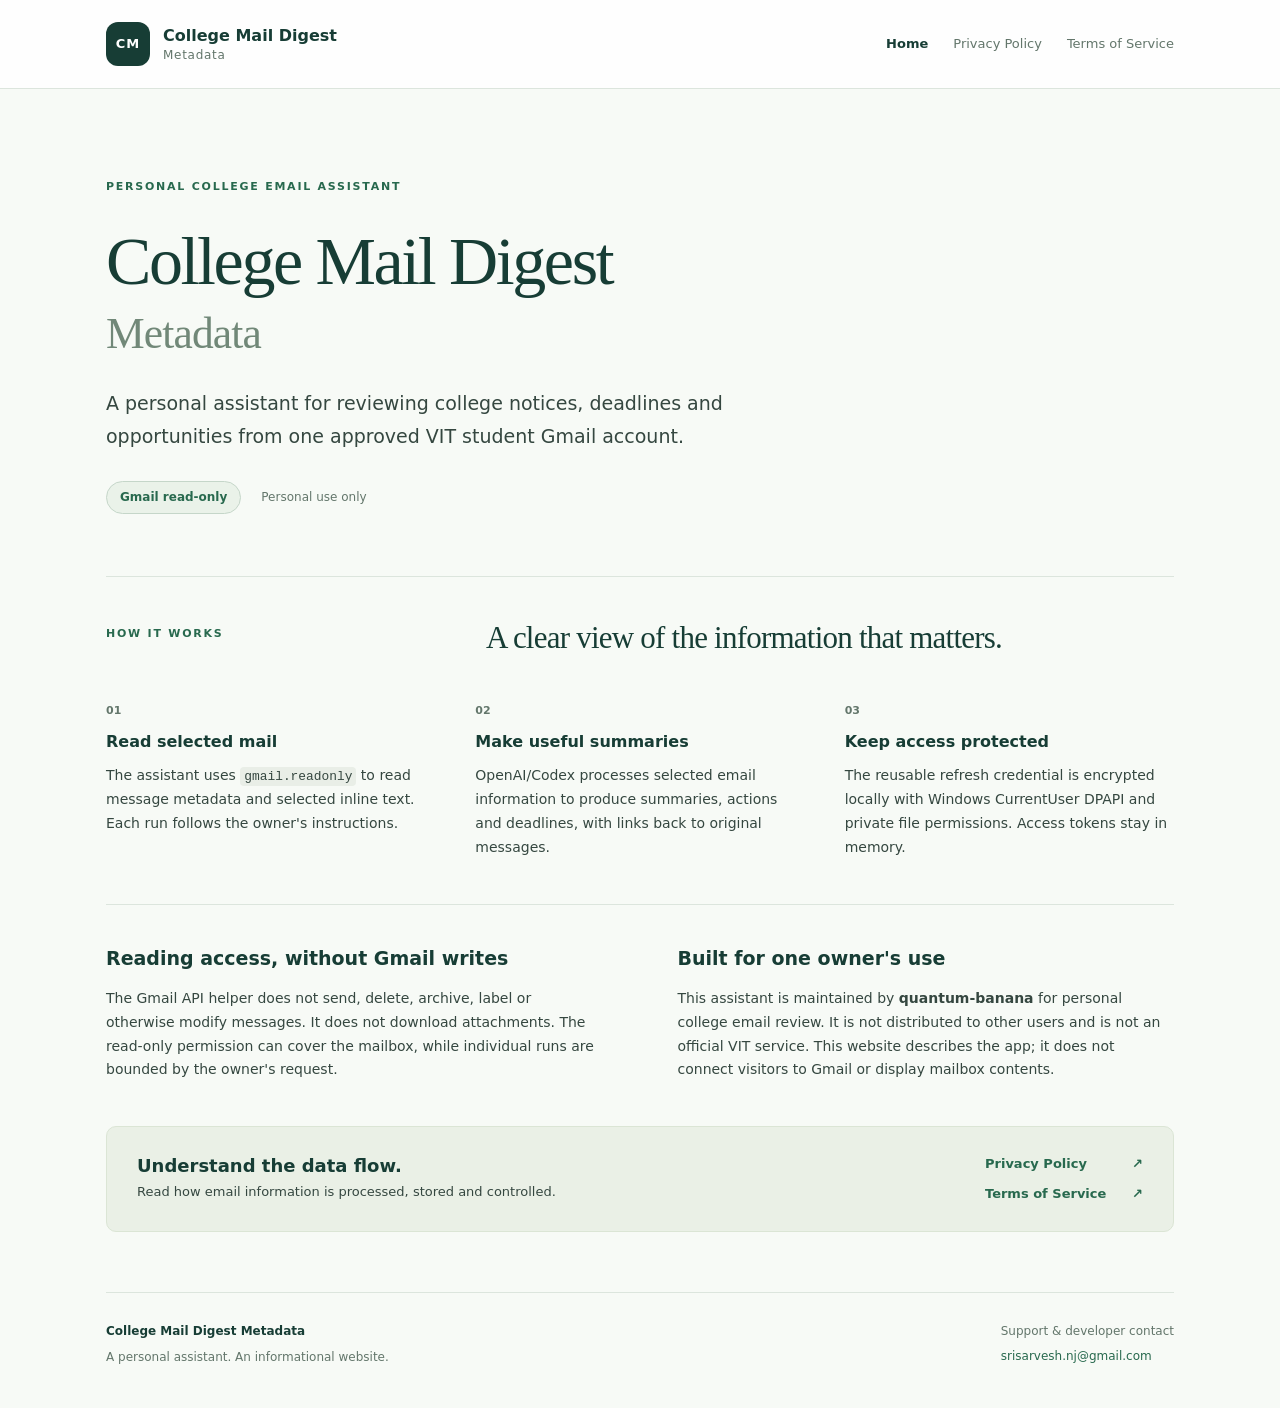
<file: index.html>
<!doctype html>
<html lang="en">
<head>
  <meta charset="utf-8">
  <meta name="viewport" content="width=device-width, initial-scale=1">
  <meta name="description" content="A personal, read-only college email assistant. Learn about Gmail access, local encrypted storage and OpenAI processing.">
  <title>College Mail Digest Metadata</title>
  <link rel="canonical" href="https://quantum-banana.github.io/college-mail-digest/">
  <link rel="stylesheet" href="styles.css">
  <meta name="theme-color" content="#173d35">
</head>
<body>
  <a class="skip-link" href="#main">Skip to content</a>
  <header class="site-header">
    <div class="header-inner">
      <a class="brand" href="./"><span class="brand-mark" aria-hidden="true">CM</span><span>College Mail Digest<span class="brand-subtitle">Metadata</span></span></a>
      <nav aria-label="Main navigation"><a href="./" aria-current="page">Home</a><a href="privacy.html">Privacy Policy</a><a href="terms.html">Terms of Service</a></nav>
    </div>
  </header>
  <main id="main">
    <section class="hero">
      <span class="eyebrow">PERSONAL COLLEGE EMAIL ASSISTANT</span>
      <h1>College Mail Digest<span class="title-secondary">Metadata</span></h1>
      <p class="lead">A personal assistant for reviewing college notices, deadlines and opportunities from one approved VIT student Gmail account.</p>
      <div class="hero-meta"><span class="scope-badge">Gmail read-only</span><span>Personal use only</span></div>
    </section>
    <section class="overview" aria-labelledby="overview-title">
      <div class="section-intro"><span class="eyebrow">HOW IT WORKS</span><h2 id="overview-title">A clear view of the information that matters.</h2></div>
      <div class="principles">
        <div><span class="number">01</span><h3>Read selected mail</h3><p>The assistant uses <code>gmail.readonly</code> to read message metadata and selected inline text. Each run follows the owner's instructions.</p></div>
        <div><span class="number">02</span><h3>Make useful summaries</h3><p>OpenAI/Codex processes selected email information to produce summaries, actions and deadlines, with links back to original messages.</p></div>
        <div><span class="number">03</span><h3>Keep access protected</h3><p>The reusable refresh credential is encrypted locally with Windows CurrentUser DPAPI and private file permissions. Access tokens stay in memory.</p></div>
      </div>
    </section>
    <section class="details-grid" aria-label="Access and purpose">
      <div><h2>Reading access, without Gmail writes</h2><p>The Gmail API helper does not send, delete, archive, label or otherwise modify messages. It does not download attachments. The read-only permission can cover the mailbox, while individual runs are bounded by the owner's request.</p></div>
      <div><h2>Built for one owner's use</h2><p>This assistant is maintained by <strong>quantum-banana</strong> for personal college email review. It is not distributed to other users and is not an official VIT service. This website describes the app; it does not connect visitors to Gmail or display mailbox contents.</p></div>
    </section>
    <section class="policy-panel" aria-labelledby="policy-title"><div><h2 id="policy-title">Understand the data flow.</h2><p>Read how email information is processed, stored and controlled.</p></div><div class="policy-links"><a href="privacy.html">Privacy Policy <span aria-hidden="true">↗</span></a><a href="terms.html">Terms of Service <span aria-hidden="true">↗</span></a></div></section>
</main>
  <footer class="site-footer">
    <div><strong>College Mail Digest Metadata</strong><p>A personal assistant. An informational website.</p></div>
    <div><span class="footer-label">Support &amp; developer contact</span><a href="mailto:srisarvesh.nj@gmail.com">srisarvesh.nj@gmail.com</a></div>
  </footer>
</body>
</html>
</file>
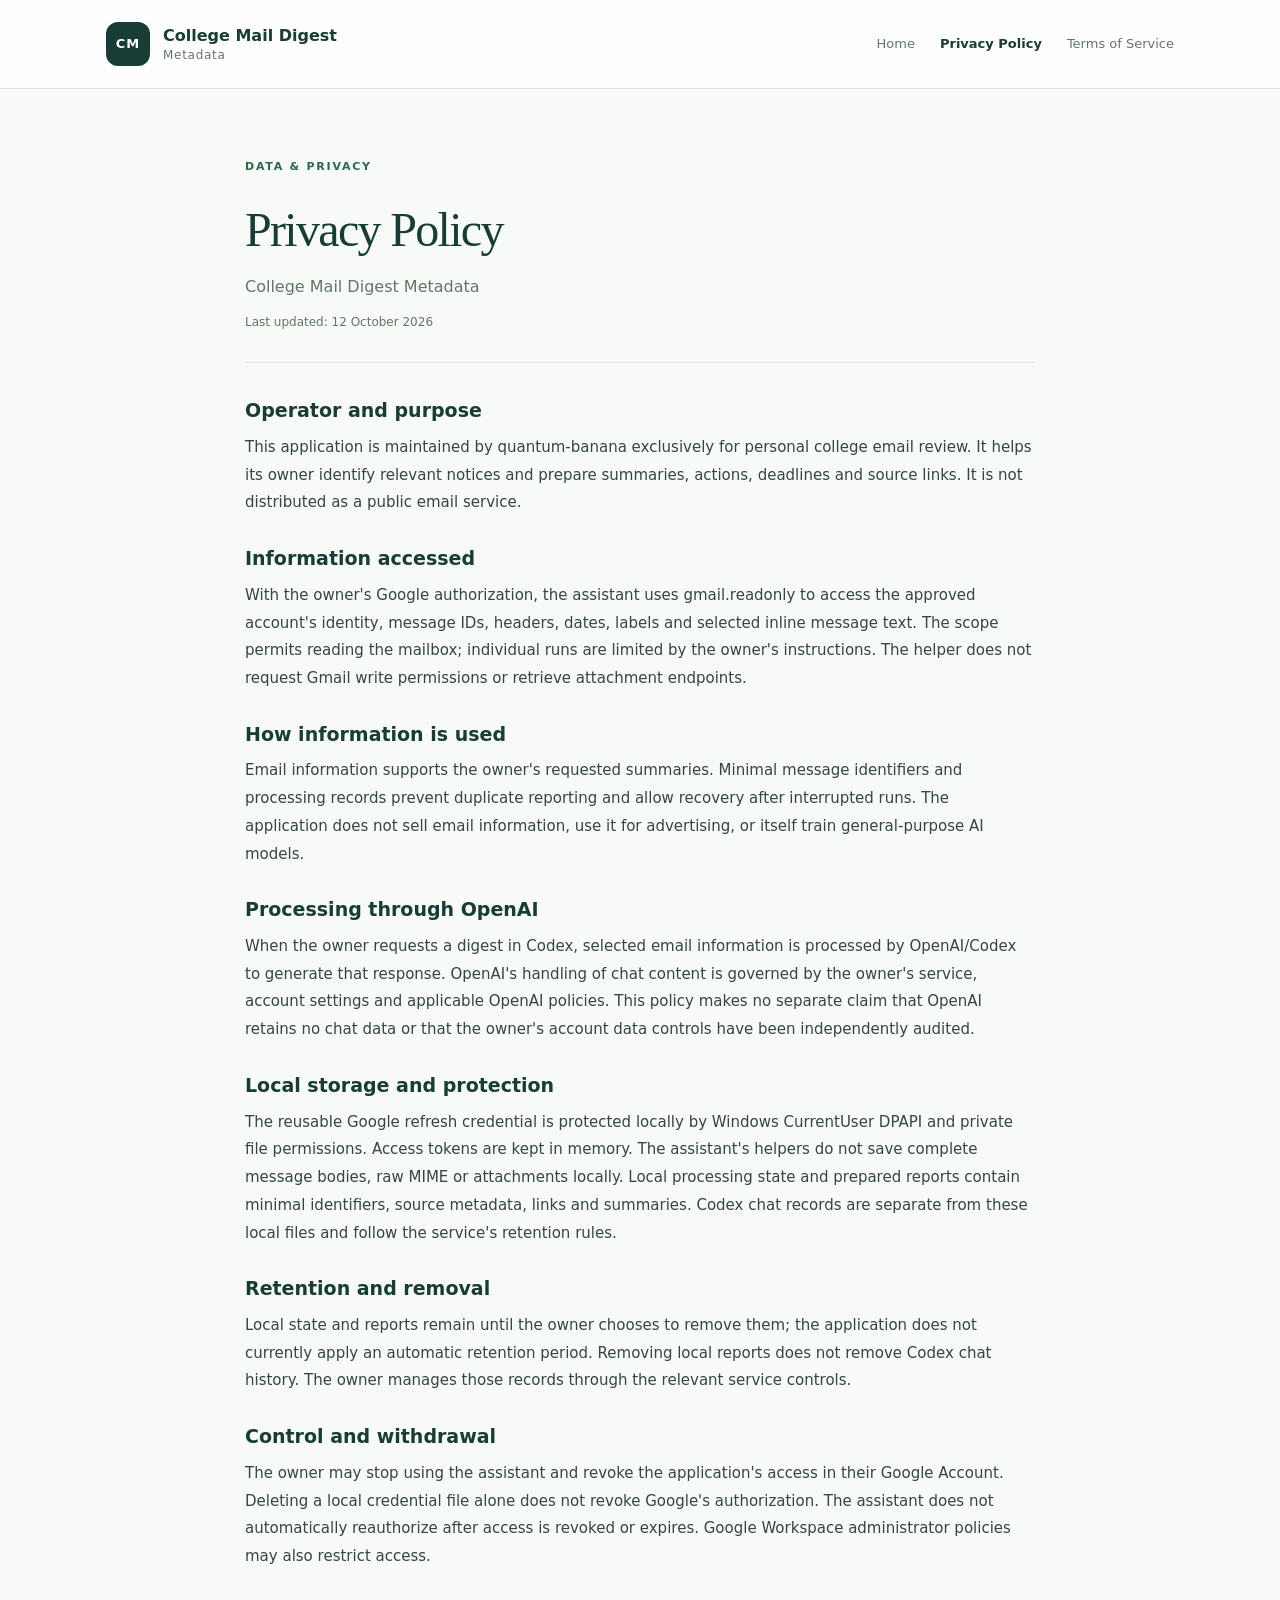
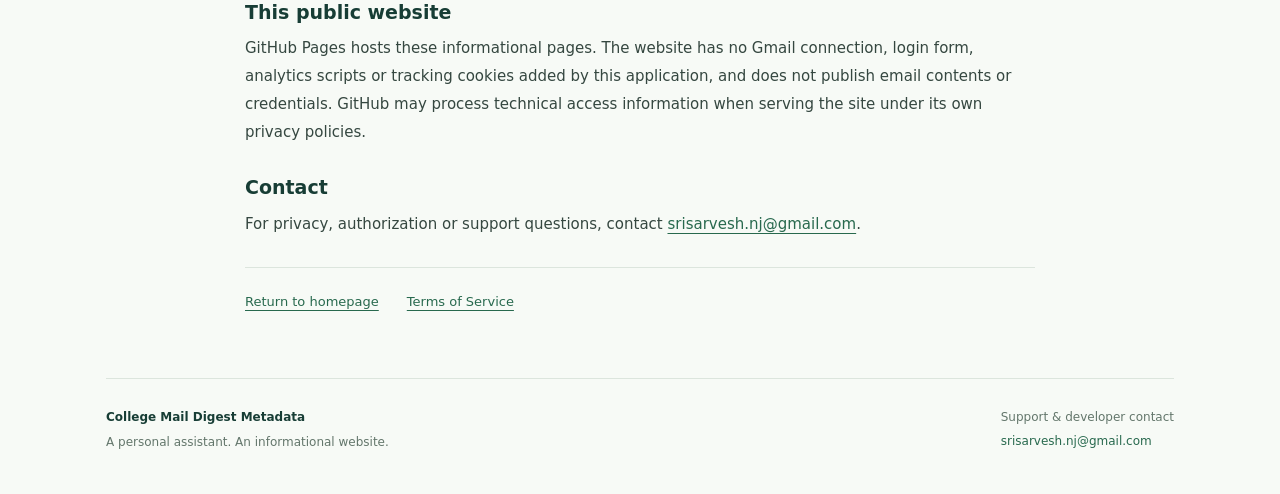
<file: privacy.html>
<!doctype html>
<html lang="en">
<head>
  <meta charset="utf-8">
  <meta name="viewport" content="width=device-width, initial-scale=1">
  <meta name="description" content="How College Mail Digest Metadata accesses, uses, stores and processes selected Gmail information.">
  <title>Privacy Policy | College Mail Digest Metadata</title>
  <link rel="canonical" href="https://quantum-banana.github.io/college-mail-digest/privacy.html">
  <link rel="stylesheet" href="styles.css">
  <meta name="theme-color" content="#173d35">
</head>
<body>
  <a class="skip-link" href="#main">Skip to content</a>
  <header class="site-header">
    <div class="header-inner">
      <a class="brand" href="./"><span class="brand-mark" aria-hidden="true">CM</span><span>College Mail Digest<span class="brand-subtitle">Metadata</span></span></a>
      <nav aria-label="Main navigation"><a href="./">Home</a><a href="privacy.html" aria-current="page">Privacy Policy</a><a href="terms.html">Terms of Service</a></nav>
    </div>
  </header>
  <main id="main"><article class="policy-document"><header class="document-header"><span class="eyebrow">DATA &amp; PRIVACY</span><h1>Privacy Policy</h1><p class="document-subtitle">College Mail Digest Metadata</p><p class="updated">Last updated: 12 October 2026</p></header><div class="document-body"><section><h2>Operator and purpose</h2><p>This application is maintained by quantum-banana exclusively for personal college email review. It helps its owner identify relevant notices and prepare summaries, actions, deadlines and source links. It is not distributed as a public email service.</p></section><section><h2>Information accessed</h2><p>With the owner&#x27;s Google authorization, the assistant uses gmail.readonly to access the approved account&#x27;s identity, message IDs, headers, dates, labels and selected inline message text. The scope permits reading the mailbox; individual runs are limited by the owner&#x27;s instructions. The helper does not request Gmail write permissions or retrieve attachment endpoints.</p></section><section><h2>How information is used</h2><p>Email information supports the owner&#x27;s requested summaries. Minimal message identifiers and processing records prevent duplicate reporting and allow recovery after interrupted runs. The application does not sell email information, use it for advertising, or itself train general-purpose AI models.</p></section><section><h2>Processing through OpenAI</h2><p>When the owner requests a digest in Codex, selected email information is processed by OpenAI/Codex to generate that response. OpenAI&#x27;s handling of chat content is governed by the owner&#x27;s service, account settings and applicable OpenAI policies. This policy makes no separate claim that OpenAI retains no chat data or that the owner&#x27;s account data controls have been independently audited.</p></section><section><h2>Local storage and protection</h2><p>The reusable Google refresh credential is protected locally by Windows CurrentUser DPAPI and private file permissions. Access tokens are kept in memory. The assistant&#x27;s helpers do not save complete message bodies, raw MIME or attachments locally. Local processing state and prepared reports contain minimal identifiers, source metadata, links and summaries. Codex chat records are separate from these local files and follow the service&#x27;s retention rules.</p></section><section><h2>Retention and removal</h2><p>Local state and reports remain until the owner chooses to remove them; the application does not currently apply an automatic retention period. Removing local reports does not remove Codex chat history. The owner manages those records through the relevant service controls.</p></section><section><h2>Control and withdrawal</h2><p>The owner may stop using the assistant and revoke the application&#x27;s access in their Google Account. Deleting a local credential file alone does not revoke Google&#x27;s authorization. The assistant does not automatically reauthorize after access is revoked or expires. Google Workspace administrator policies may also restrict access.</p></section><section><h2>This public website</h2><p>GitHub Pages hosts these informational pages. The website has no Gmail connection, login form, analytics scripts or tracking cookies added by this application, and does not publish email contents or credentials. GitHub may process technical access information when serving the site under its own privacy policies.</p></section><section><h2>Contact</h2><p>For privacy, authorization or support questions, contact <a href="mailto:srisarvesh.nj@gmail.com">srisarvesh.nj@gmail.com</a>.</p></section><nav class="document-links" aria-label="Related pages"><a href="./">Return to homepage</a><a href="terms.html">Terms of Service</a></nav></div></article></main>
  <footer class="site-footer">
    <div><strong>College Mail Digest Metadata</strong><p>A personal assistant. An informational website.</p></div>
    <div><span class="footer-label">Support &amp; developer contact</span><a href="mailto:srisarvesh.nj@gmail.com">srisarvesh.nj@gmail.com</a></div>
  </footer>
</body>
</html>
</file>
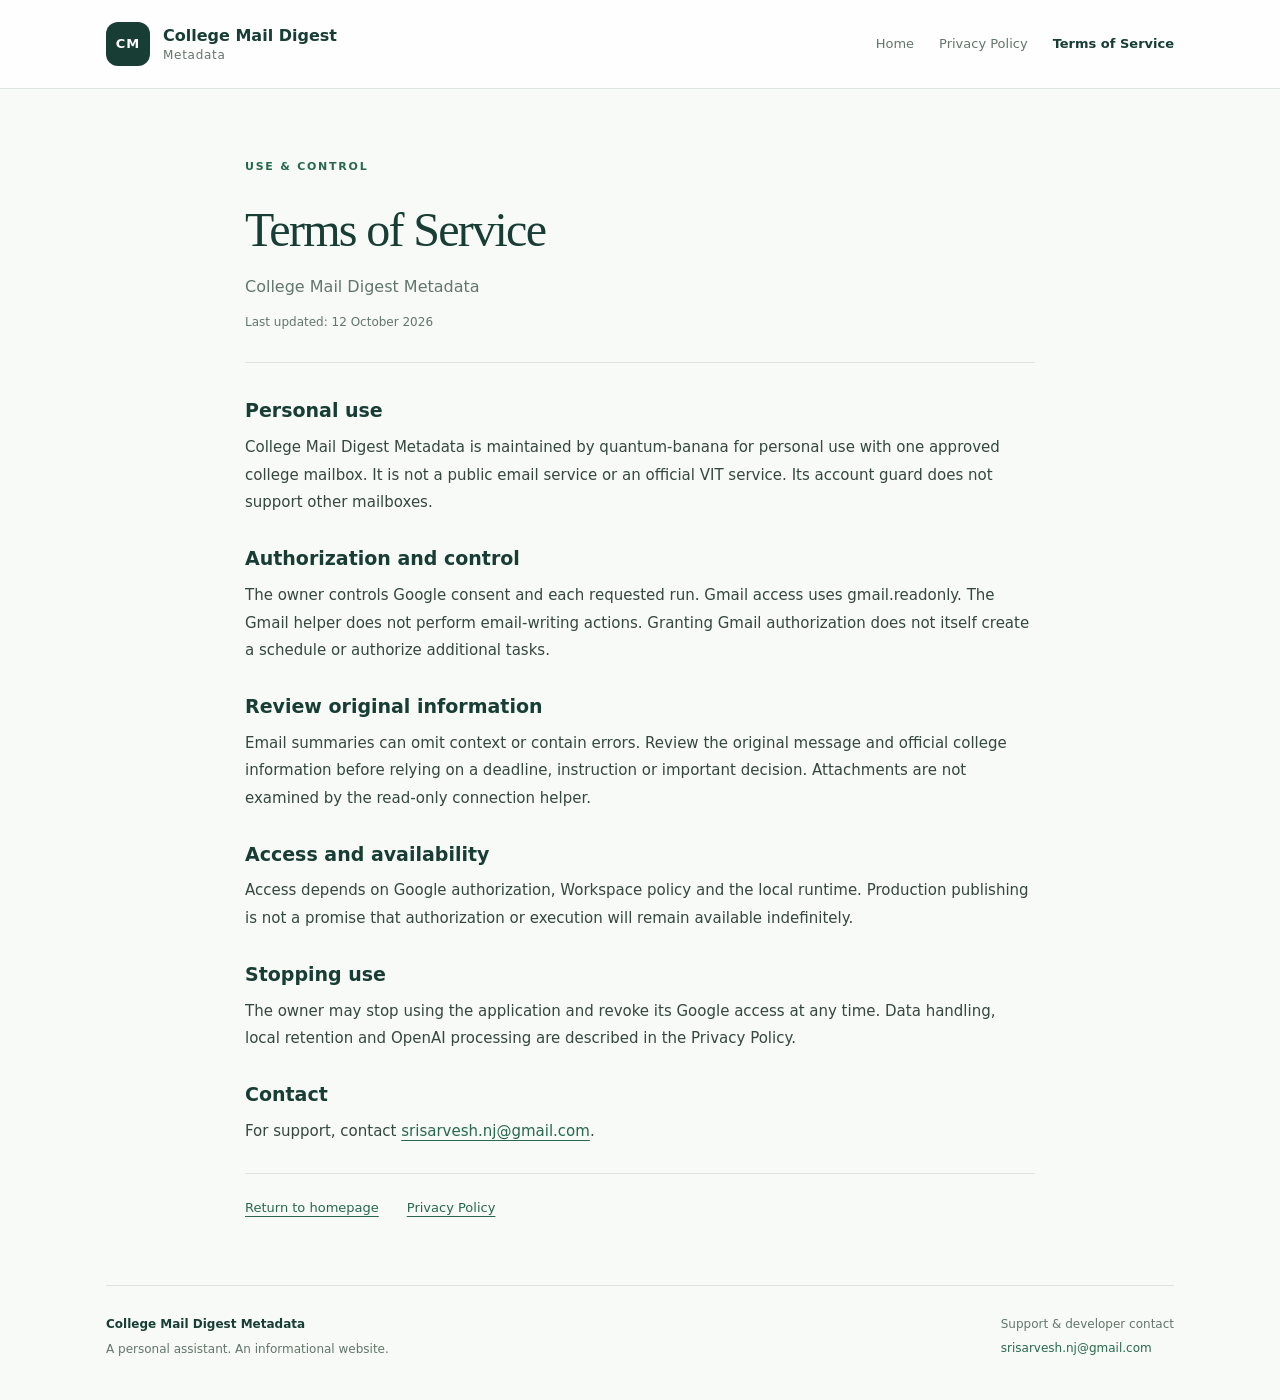
<file: terms.html>
<!doctype html>
<html lang="en">
<head>
  <meta charset="utf-8">
  <meta name="viewport" content="width=device-width, initial-scale=1">
  <meta name="description" content="Personal use, authorization and control for College Mail Digest Metadata.">
  <title>Terms of Service | College Mail Digest Metadata</title>
  <link rel="canonical" href="https://quantum-banana.github.io/college-mail-digest/terms.html">
  <link rel="stylesheet" href="styles.css">
  <meta name="theme-color" content="#173d35">
</head>
<body>
  <a class="skip-link" href="#main">Skip to content</a>
  <header class="site-header">
    <div class="header-inner">
      <a class="brand" href="./"><span class="brand-mark" aria-hidden="true">CM</span><span>College Mail Digest<span class="brand-subtitle">Metadata</span></span></a>
      <nav aria-label="Main navigation"><a href="./">Home</a><a href="privacy.html">Privacy Policy</a><a href="terms.html" aria-current="page">Terms of Service</a></nav>
    </div>
  </header>
  <main id="main"><article class="policy-document"><header class="document-header"><span class="eyebrow">USE &amp; CONTROL</span><h1>Terms of Service</h1><p class="document-subtitle">College Mail Digest Metadata</p><p class="updated">Last updated: 12 October 2026</p></header><div class="document-body"><section><h2>Personal use</h2><p>College Mail Digest Metadata is maintained by quantum-banana for personal use with one approved college mailbox. It is not a public email service or an official VIT service. Its account guard does not support other mailboxes.</p></section><section><h2>Authorization and control</h2><p>The owner controls Google consent and each requested run. Gmail access uses gmail.readonly. The Gmail helper does not perform email-writing actions. Granting Gmail authorization does not itself create a schedule or authorize additional tasks.</p></section><section><h2>Review original information</h2><p>Email summaries can omit context or contain errors. Review the original message and official college information before relying on a deadline, instruction or important decision. Attachments are not examined by the read-only connection helper.</p></section><section><h2>Access and availability</h2><p>Access depends on Google authorization, Workspace policy and the local runtime. Production publishing is not a promise that authorization or execution will remain available indefinitely.</p></section><section><h2>Stopping use</h2><p>The owner may stop using the application and revoke its Google access at any time. Data handling, local retention and OpenAI processing are described in the Privacy Policy.</p></section><section><h2>Contact</h2><p>For support, contact <a href="mailto:srisarvesh.nj@gmail.com">srisarvesh.nj@gmail.com</a>.</p></section><nav class="document-links" aria-label="Related pages"><a href="./">Return to homepage</a><a href="privacy.html">Privacy Policy</a></nav></div></article></main>
  <footer class="site-footer">
    <div><strong>College Mail Digest Metadata</strong><p>A personal assistant. An informational website.</p></div>
    <div><span class="footer-label">Support &amp; developer contact</span><a href="mailto:srisarvesh.nj@gmail.com">srisarvesh.nj@gmail.com</a></div>
  </footer>
</body>
</html>
</file>
<file: styles.css>
:root{--ink:#173d35;--text:#354740;--muted:#63766b;--line:#dce5dd;--paper:#f7faf6;--white:#fff;--accent:#28694e;--serif:Georgia,'Times New Roman',serif}
*{box-sizing:border-box}html{scroll-behavior:smooth}body{margin:0;color:var(--text);background:var(--paper);font-family:Inter,ui-sans-serif,system-ui,-apple-system,BlinkMacSystemFont,'Segoe UI',sans-serif;line-height:1.7}a{color:var(--accent);text-underline-offset:4px}a:hover{color:var(--ink)}a:focus-visible{outline:3px solid #7ca48a;outline-offset:5px;border-radius:2px}.skip-link{position:absolute;left:16px;top:-70px;background:var(--ink);color:white;padding:10px 16px;z-index:2}.skip-link:focus{top:12px}.site-header{background:#ffffffdb;border-bottom:1px solid var(--line)}.header-inner{max-width:1140px;margin:auto;display:flex;align-items:center;justify-content:space-between;gap:25px;padding:22px 36px}.brand{display:flex;gap:13px;align-items:center;text-decoration:none;color:var(--ink);font-size:16px;font-weight:650;line-height:1.35}.brand-mark{display:grid;place-items:center;width:44px;height:44px;border-radius:12px;background:var(--ink);color:#fff;font-size:13px;letter-spacing:1px}.brand-subtitle{display:block;color:var(--muted);font-size:12px;letter-spacing:.06em;font-weight:450}.site-header nav{display:flex;gap:25px;font-size:13px}.site-header nav a{color:var(--muted);text-decoration:none}.site-header nav a[aria-current]{color:var(--ink);font-weight:650}.site-header nav a:hover{text-decoration:underline}main{max-width:1140px;margin:auto;padding:0 36px}.hero{padding:82px 0 62px;max-width:870px}.eyebrow{font-size:11px;letter-spacing:.16em;font-weight:700;color:var(--accent)}h1,h2,h3{color:var(--ink);line-height:1.2}h1{font-family:var(--serif);font-weight:400;font-size:clamp(36px,5.4vw,68px);letter-spacing:-.035em;margin:23px 0}.title-secondary{display:block;color:#718878;font-size:.64em;line-height:1.4;letter-spacing:-.02em}.lead{max-width:720px;font-size:19px;line-height:1.75;margin:22px 0}.hero-meta{display:flex;gap:20px;align-items:center;color:var(--muted);font-size:12px;margin-top:28px}.scope-badge{border:1px solid #c5d6c9;background:#eaf2e9;border-radius:30px;padding:5px 13px;font-weight:650;color:var(--accent)}.overview{border-top:1px solid var(--line);padding:42px 0 45px}.section-intro{display:grid;grid-template-columns:1fr 2fr;gap:36px;align-items:start}.section-intro .eyebrow{padding-top:6px}.section-intro h2{font-family:var(--serif);font-size:31px;font-weight:400;letter-spacing:-.025em;max-width:560px;margin:0}.principles{display:grid;grid-template-columns:repeat(3,1fr);gap:40px;margin-top:39px}.number{font-size:11px;font-weight:650;color:var(--muted)}.principles h3{font-size:16px;margin:10px 0 13px}.principles p{font-size:14px;margin:0}code{font-family:ui-monospace,SFMono-Regular,Consolas,monospace;font-size:.92em;background:#e9eee7;border-radius:4px;padding:2px 4px}.details-grid{border-top:1px solid var(--line);display:grid;grid-template-columns:1fr 1fr;gap:75px;padding:40px 0}.details-grid h2{font-size:19px;font-weight:600;line-height:1.4;margin:0 0 15px}.details-grid p{font-size:14px;margin:0}.policy-panel{padding:26px 30px;background:#eaf0e6;border:1px solid #dbe5d5;border-radius:10px;margin:4px 0 60px;display:flex;align-items:center;justify-content:space-between;gap:25px}.policy-panel h2{font-size:18px;margin:0 0 5px;font-weight:600}.policy-panel p{font-size:13px;margin:0}.policy-links{display:flex;flex-direction:column;gap:8px;min-width:158px;font-size:13px}.policy-links a{text-decoration:none;font-weight:650;display:flex;justify-content:space-between;gap:20px}.policy-links a:hover{text-decoration:underline}.site-footer{border-top:1px solid var(--line);max-width:1068px;margin:auto;padding:28px 0 36px;display:flex;justify-content:space-between;gap:30px;font-size:12px}.site-footer strong{color:var(--ink);font-weight:650}.site-footer p{margin:5px 0;color:var(--muted)}.footer-label{display:block;color:var(--muted);margin-bottom:4px}.site-footer a{text-decoration:none}.policy-document{max-width:790px;margin:auto;padding:62px 0 65px}.document-header{padding-bottom:30px;border-bottom:1px solid var(--line);margin-bottom:34px}.document-header h1{font-size:48px;margin-bottom:14px}.document-subtitle{font-size:16px;margin:0;color:var(--muted)}.updated{font-size:12px;margin:12px 0 0;color:var(--muted)}.document-body section{margin-bottom:28px}.document-body h2{font-size:19px;font-weight:650;line-height:1.4;margin:0 0 10px}.document-body p{font-size:15px;margin:0;line-height:1.85}.document-links{border-top:1px solid var(--line);padding-top:23px;display:flex;gap:28px;font-size:13px}
@media(max-width:750px){.header-inner{padding:19px 24px;align-items:flex-start;flex-direction:column;gap:18px}.site-header nav{gap:22px;font-size:12px}main{padding:0 24px}.hero{padding:50px 0 40px}.lead{font-size:17px}.section-intro{grid-template-columns:1fr;gap:14px}.section-intro h2{font-size:27px}.principles{grid-template-columns:1fr;gap:28px;margin-top:30px}.principles h3{margin-top:5px}.details-grid{grid-template-columns:1fr;gap:30px;padding:30px 0}.policy-panel{padding:23px;align-items:flex-start;flex-direction:column;margin-bottom:40px}.policy-links{width:100%}.site-footer{margin:0 24px;flex-direction:column;gap:18px;padding-top:25px}.policy-document{padding:40px 0}.document-header h1{font-size:36px}.document-body p{font-size:14px}.document-links{gap:18px;flex-wrap:wrap}}
@media(prefers-reduced-motion:reduce){html{scroll-behavior:auto}}
</file>
